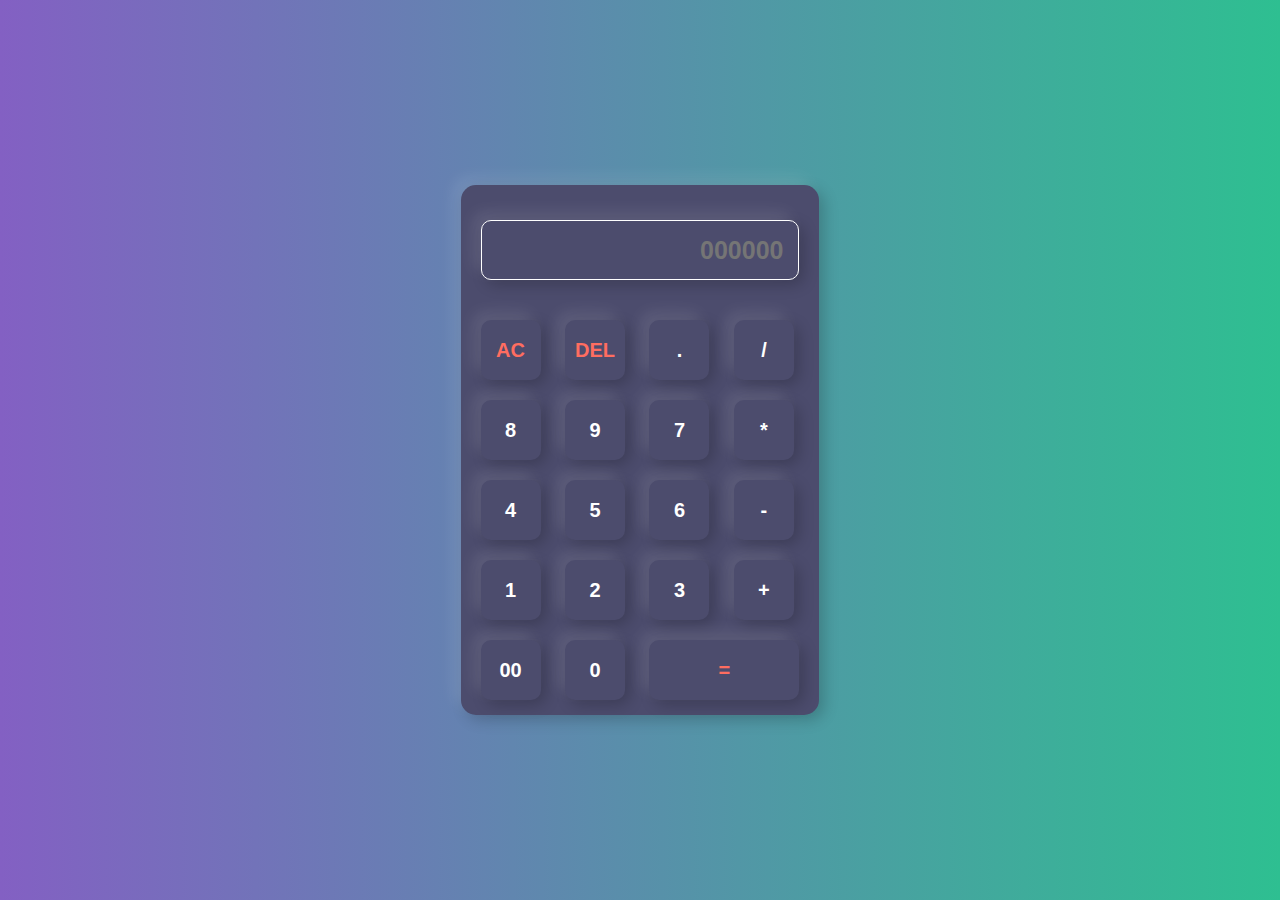
<file: Javascript-Calculator-Project-main/index.html>
<!DOCTYPE html>
<html lang="en">
<head>
    <meta charset="UTF-8">
    <meta http-equiv="X-UA-Compatible" content="IE=edge">
    <meta name="viewport" content="width=device-width, initial-scale=1.0">
    <title>Calculator</title>

    <link href="https://cdn.jsdelivr.net/npm/bootstrap@5.3.0-alpha3/dist/css/bootstrap.min.css" rel="stylesheet">
    <link rel="stylesheet" href="style.css">
</head>
<body>
    <div class="container">
        <div class="calci">
            <form >
                <div class="output">
                    <input type="text" class="result" name="result" placeholder="000000" disabled>  
                </div>
                <div>
                    <!-- To clear the screen we are just replacing whatever is availble in vlaue with an empty string -->
                    <input type="button" value="AC" onclick="result.value = ''" class="special_btn">

                    <!-- toString() method is used to convert the given data into string and then slice() method is used to show the data in the given range -->
                    <!-- using a combination of these methods we are deleting the last element from the value string (as slice(0, -1) it includes 0 but excludes -1) -->
                    <input type="button" value="DEL" onclick="result.value = result.value.toString().slice(0, -1)" class="special_btn">
                    <input type="button" value="." onclick="result.value += '.'">
                    <input type="button" value="/" onclick="result.value += '/'">
                </div>
                <div>
                    <!-- result.value reffers to the the name result where it appending the current value by using += operator -->
                    <input type="button" value="8" onclick="result.value += '8'"> 
                    <input type="button" value="9" onclick="result.value += '9'">
                    <input type="button" value="7" onclick="result.value += '7'">
                    <input type="button" value="*" onclick="result.value += '*'">
                </div>
                <div>
                    <input type="button" value="4" onclick="result.value += '4'">
                    <input type="button" value="5" onclick="result.value += '5'">
                    <input type="button" value="6" onclick="result.value += '6'">
                    <input type="button" value="-" onclick="result.value += '-'">
                </div>
                <div>
                    <input type="button" value="1" onclick="result.value += '1'">
                    <input type="button" value="2" onclick="result.value += '2'">
                    <input type="button" value="3" onclick="result.value += '3'">
                    <input type="button" value="+" onclick="result.value += '+'">
                </div>
                <div>
                    <input type="button" value="00" onclick="result.value += '00'">
                    <input type="button" value="0" onclick="result.value += '0'">

                    <!-- eval() is used to evaluate any equation given to it -->
                    <input type="button" value="=" class="equal special_btn" onclick="result.value = eval(result.value)">
                </div>
            </form>
        </div>
    </div>

</body>
</html>
</file>
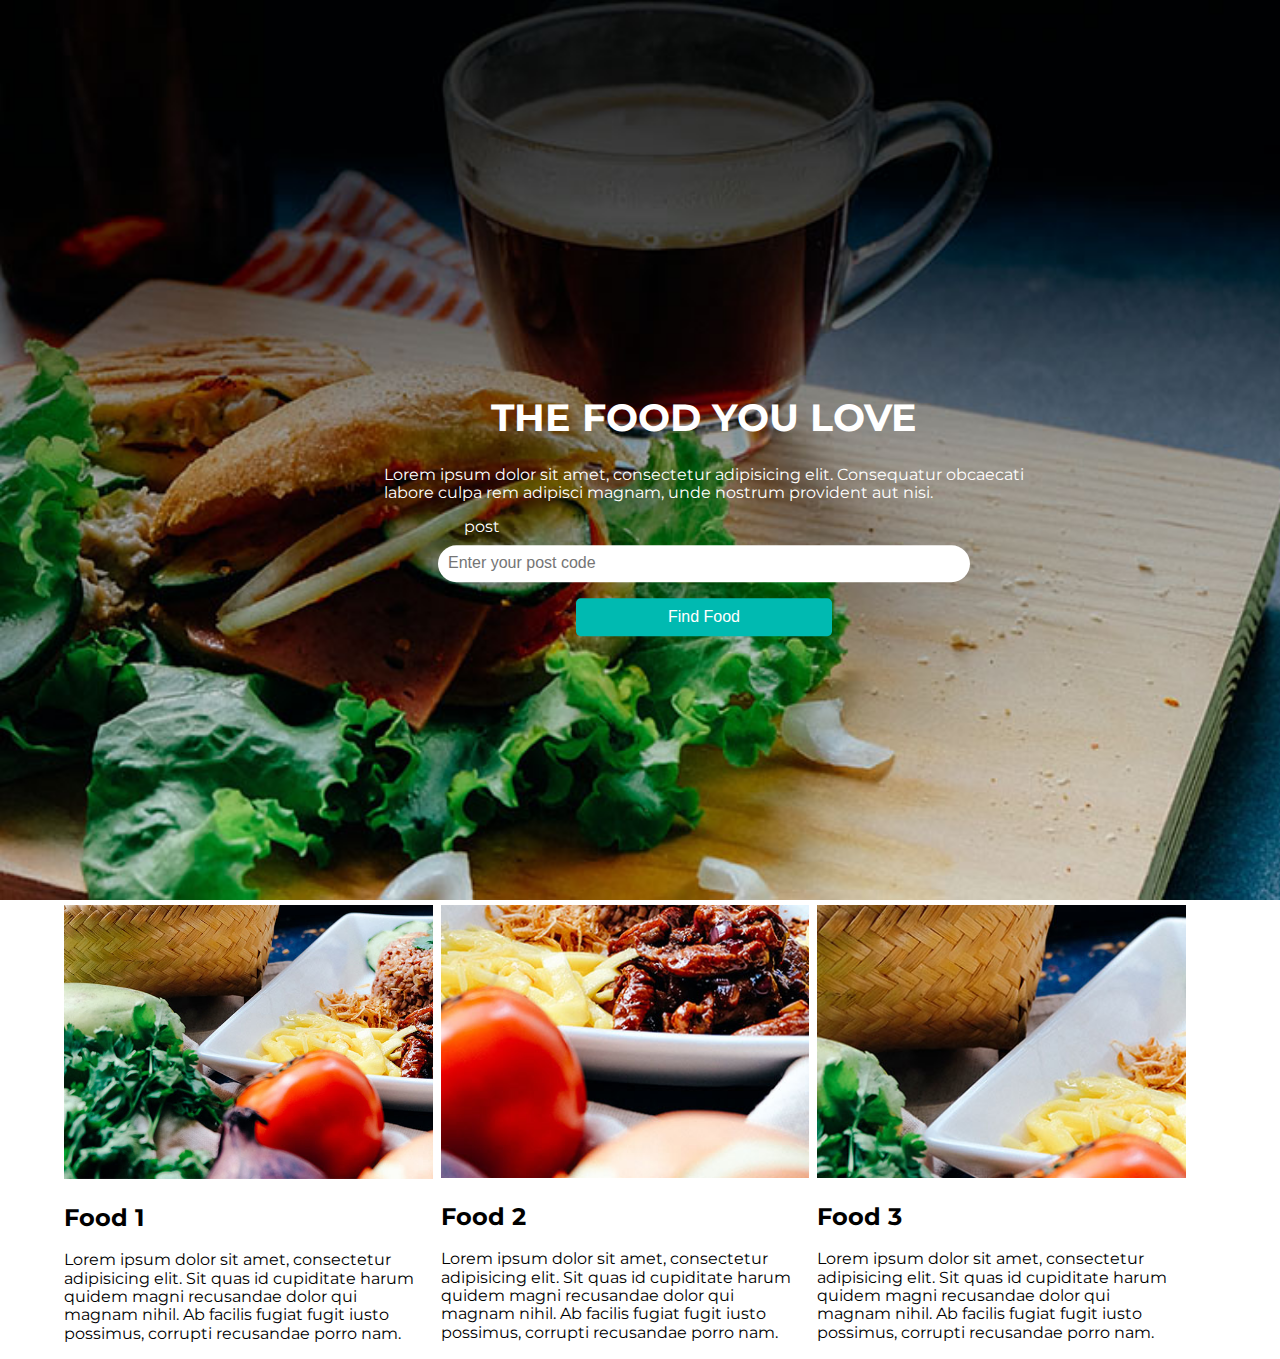
<file: Basic-CSS-Projects-main/food Application/index.html>
<!DOCTYPE html>
<html lang="en">
<head>
	<meta charset="UTF-8">
	<title>Document</title>
	<link href="https://fonts.googleapis.com/css?family=Montserrat" rel="stylesheet">
	<link rel="stylesheet" href="normalize.css">
	<link rel="stylesheet" href="custom.css">
</head>
<body>
	<section class="hero_image">
		<div class="hero_wrapper">
			<h1>THE FOOD YOU LOVE</h1>
			<p>Lorem ipsum dolor sit amet, consectetur adipisicing elit. Consequatur obcaecati labore culpa rem adipisci magnam, unde nostrum provident aut nisi.</p>
			<span>post</span>
			<form class="form_code"> 

				<input class="post_code" type="text" placeholder="Enter your post code">
				<button type="submit">Find Food</button>
			</form>
		</div>
	</section>

	<section class="product">
		<div class="product__list__item">
			<img class="img-responsive" src="food1.jpg" alt="">
			<h2 class="product_heading">
				Food 1
			</h2>
			<p>Lorem ipsum dolor sit amet, consectetur adipisicing elit. Sit quas id cupiditate harum quidem magni recusandae dolor qui magnam nihil. Ab facilis fugiat fugit iusto possimus, corrupti recusandae porro nam.</p>
		</div>

		<div class="product__list__item">
			<img class="img-responsive" src="food2.jpg" alt="">
			<h2 class="product_heading">
				Food 2
			</h2>
			<p>Lorem ipsum dolor sit amet, consectetur adipisicing elit. Sit quas id cupiditate harum quidem magni recusandae dolor qui magnam nihil. Ab facilis fugiat fugit iusto possimus, corrupti recusandae porro nam.</p>
		</div>
		<div class="product__list__item">
			<img class="img-responsive" src="food3.jpg" alt="">
			<h2 class="product_heading">
				Food 3
			</h2>
			<p>Lorem ipsum dolor sit amet, consectetur adipisicing elit. Sit quas id cupiditate harum quidem magni recusandae dolor qui magnam nihil. Ab facilis fugiat fugit iusto possimus, corrupti recusandae porro nam.</p>
		</div>

	</section>
</body>
</html>
</file>
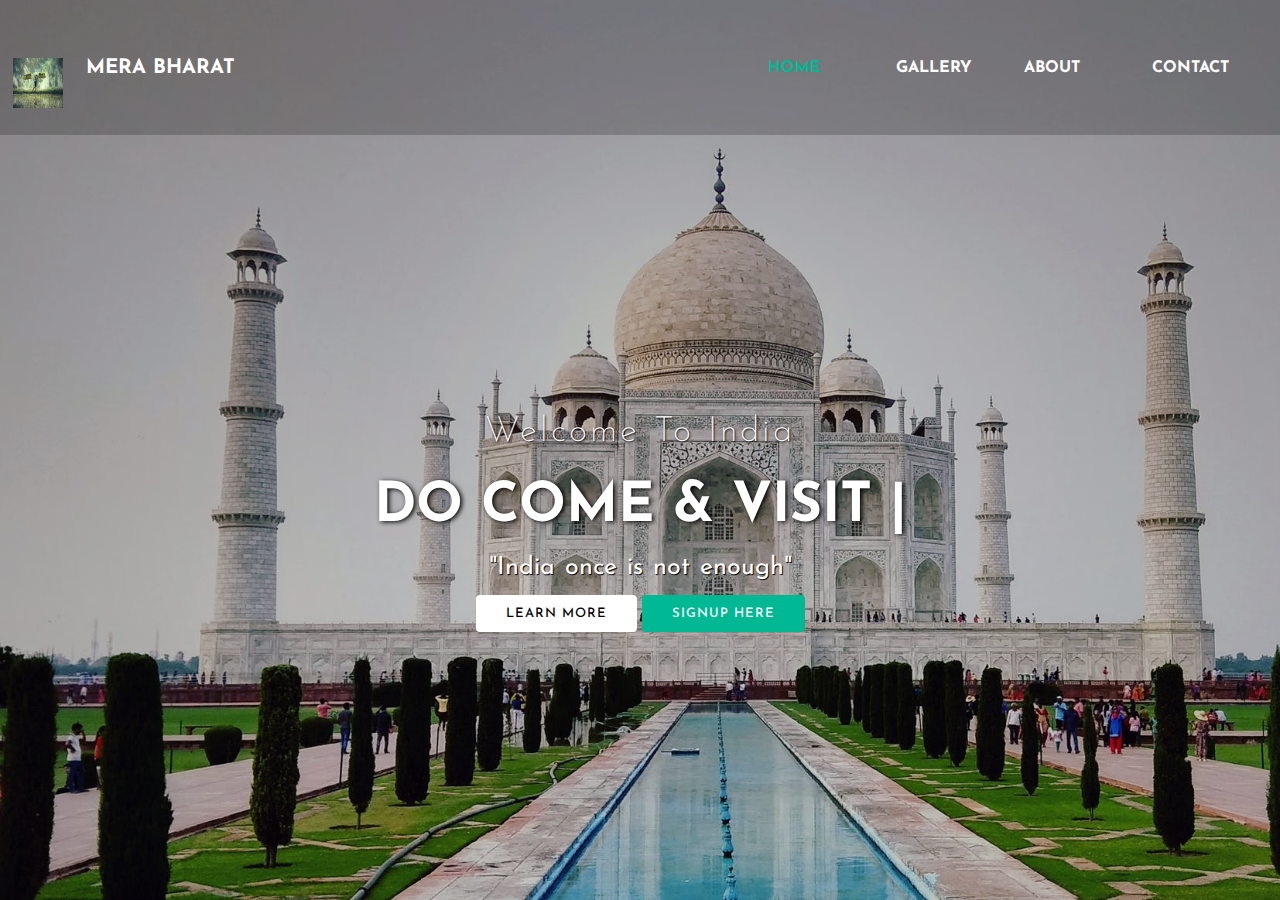
<file: Basic-CSS-Projects-main/meraBharat-main/index.html>
<!DOCTYPE html>
<html>
<head>
	<title></title>
	<link rel="stylesheet" type="text/css" href="./css/style.css">
	<link href="https://fonts.googleapis.com/css?family=Josefin+Sans&display=swap" rel="stylesheet">
	  <link rel="stylesheet" href="https://cdnjs.cloudflare.com/ajax/libs/animate.css/3.7.2/animate.min.css">
</head>


<body>

<header>
	
<nav>
	
	<div class="logo"> <img id="ex"  src="./images/bg.jpg" alt=""><h1 style="font-size: 20px;"> Mera bharat </h1> </div>
	<div class="menu">
		<a href="#" >Home</a>
		<a href="#">gallery</a>
		<a href="#" >about</a>
		<a href="#">contact</a>
	</div>
</nav>

<section>
	
</section>
	<main>
		<section>
			<h3>Welcome To India</h3>
			<h1>DO COME & VISIT <span class="change_content"> </span> <span style="margin-top: -10px;"> | </span> </h1>
			<p>"India once is not enough"</p>
			
			

			<a href="#" class="btnone">learn more</a>
			<a href="#" class="btntwo">signup here</a>
		</section>
	</main>

	


</header>

</body>
</html>
</file>
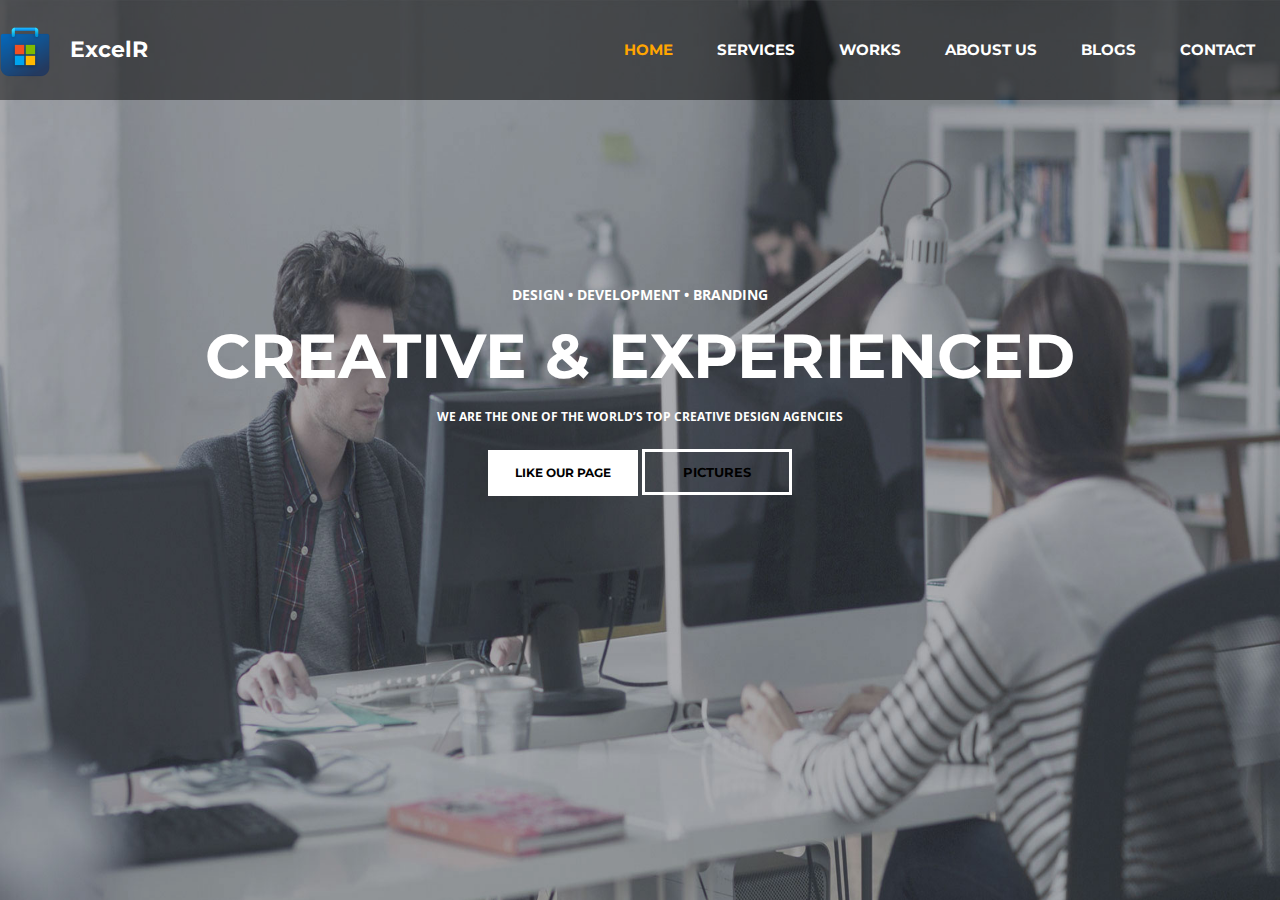
<file: Basic-CSS-Projects-main/Normal website/index.html>
<!DOCTYPE html>
<html>
<head>
	<title></title>
	<link rel="stylesheet" type="text/css" href="style.css">
		 <link href='http://fonts.googleapis.com/css?family=Montserrat:400,700%7CPT+Serif:400,700,400italic' rel='stylesheet'>
		  <link href="https://fonts.googleapis.com/css?family=Montserrat|Open+Sans" rel="stylesheet">
</head>
<body>

	<div class="bgimage">
		<div class="menu">
			<div class="logo"><img src="./appicon.png" alt=""></div>
			<div class="leftmenu">
				<h4> ExcelR</h4>
			</div>

			<div class="rightmenu">
				<ul>
					<li id="fisrtlist"> HOME </li>
					<li> Services </li>
					<li> Works</li>
					<li> Aboust us</li>
					<li>  Blogs </li>
					<li>contact</li>
				</ul>
			</div>

		</div>

		<div class="text">
			<h4> DESIGN • DEVELOPMENT • BRANDING </h4>
			<h1> CREATIVE & EXPERIENCED </h1>
			<h3> WE ARE THE ONE OF THE WORLD’S TOP CREATIVE DESIGN AGENCIES </h3>
			<button id="buttonone"> LIKE OUR PAGE </button>
			<button id="buttontwo"> pictures </button> 
		</div>

	</div>

</body>
</html>
</file>
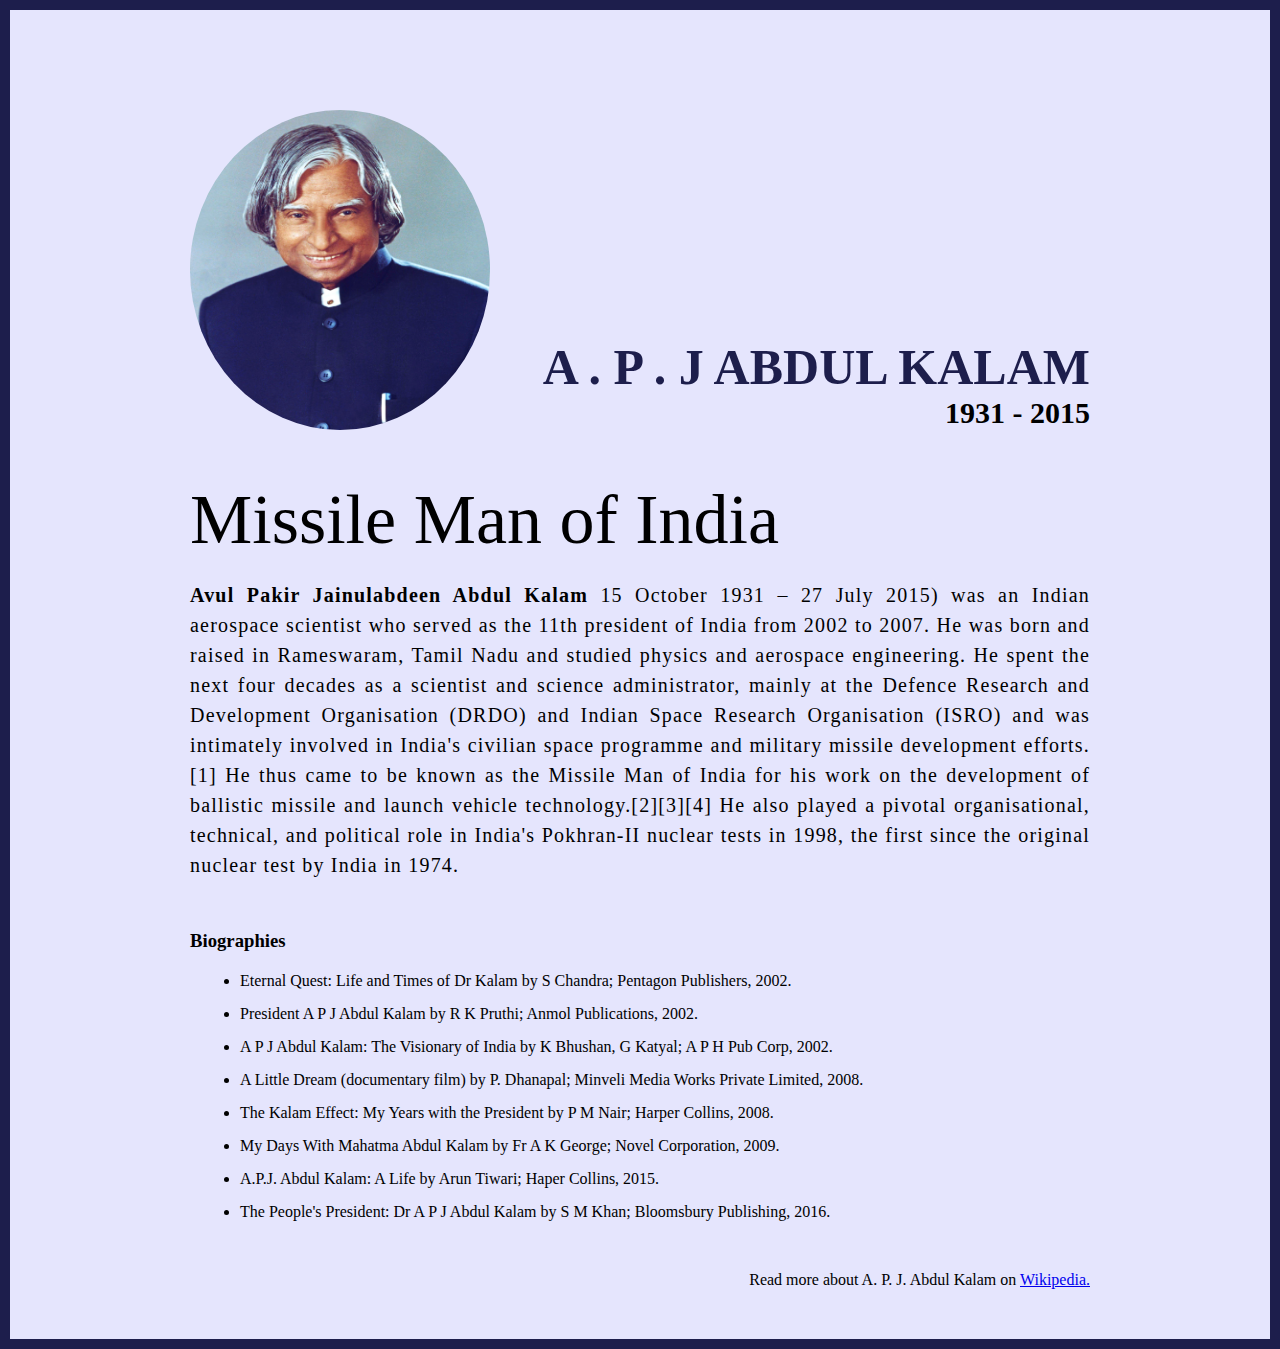
<file: Basic-CSS-Projects-main/10-Practice-Project-Html-CSS-Project-1-Tribute-Website/Project 1/index.html>
<!DOCTYPE html>
<html lang="en">
  <head>
    <meta charset="UTF-8" />

    <meta http-equiv="X-UA-Compatible" content="IE=edge" />

    <meta name="viewport" content="width=device-width, initial-scale=1.0" />
    <title>The Tribute Website | A.P. J Abdul Kalam</title>
    <link rel="stylesheet" href="style.css" />
  </head>
  <body>
    <div class="container">
      <div class="content">


        <section class="top_section">
          <div class="image_container">
            <img src="./images/apj.jpg" alt="tribute" />
          </div>
          <div>
            <h1>A . P . J Abdul Kalam</h1>
            <h4>1931 - 2015</h4>
          </div>
        </section>



        <section class="about_section">
          <h2>Missile Man of India</h2>
          <p>
            <b>Avul Pakir Jainulabdeen Abdul Kalam</b> 15 October 1931 – 27 July
            2015) was an Indian aerospace scientist who served as the 11th
            president of India from 2002 to 2007. He was born and raised in
            Rameswaram, Tamil Nadu and studied physics and aerospace
            engineering. He spent the next four decades as a scientist and
            science administrator, mainly at the Defence Research and
            Development Organisation (DRDO) and Indian Space Research
            Organisation (ISRO) and was intimately involved in India's civilian
            space programme and military missile development efforts.[1] He thus
            came to be known as the Missile Man of India for his work on the
            development of ballistic missile and launch vehicle
            technology.[2][3][4] He also played a pivotal organisational,
            technical, and political role in India's Pokhran-II nuclear tests in
            1998, the first since the original nuclear test by India in 1974.
          </p>
        </section>



        <section class="biography_section">
          <h3>Biographies</h3>
          <ul>
            <li>
              Eternal Quest: Life and Times of Dr Kalam by S Chandra; Pentagon
              Publishers, 2002.
            </li>
            <li>
              President A P J Abdul Kalam by R K Pruthi; Anmol Publications,
              2002.
            </li>
            <li>
              A P J Abdul Kalam: The Visionary of India by K Bhushan, G Katyal;
              A P H Pub Corp, 2002.
            </li>
            <li>
              A Little Dream (documentary film) by P. Dhanapal; Minveli Media
              Works Private Limited, 2008.
            </li>
            <li>
              The Kalam Effect: My Years with the President by P M Nair; Harper
              Collins, 2008.
            </li>
            <li>
              My Days With Mahatma Abdul Kalam by Fr A K George; Novel
              Corporation, 2009.
            </li>
            <li>
              A.P.J. Abdul Kalam: A Life by Arun Tiwari; Haper Collins, 2015.
            </li>
            <li>
              The People's President: Dr A P J Abdul Kalam by S M Khan;
              Bloomsbury Publishing, 2016.
            </li>
          </ul>
        </section>
        <footer>
          <p>
            Read more about A. P. J. Abdul Kalam on
            <a href="https://en.wikipedia.org/wiki/A._P._J._Abdul_Kalam"
              >Wikipedia.</a
            >
          </p>
        </footer>
      </div>
    </div>
  </body>
</html>
</file>
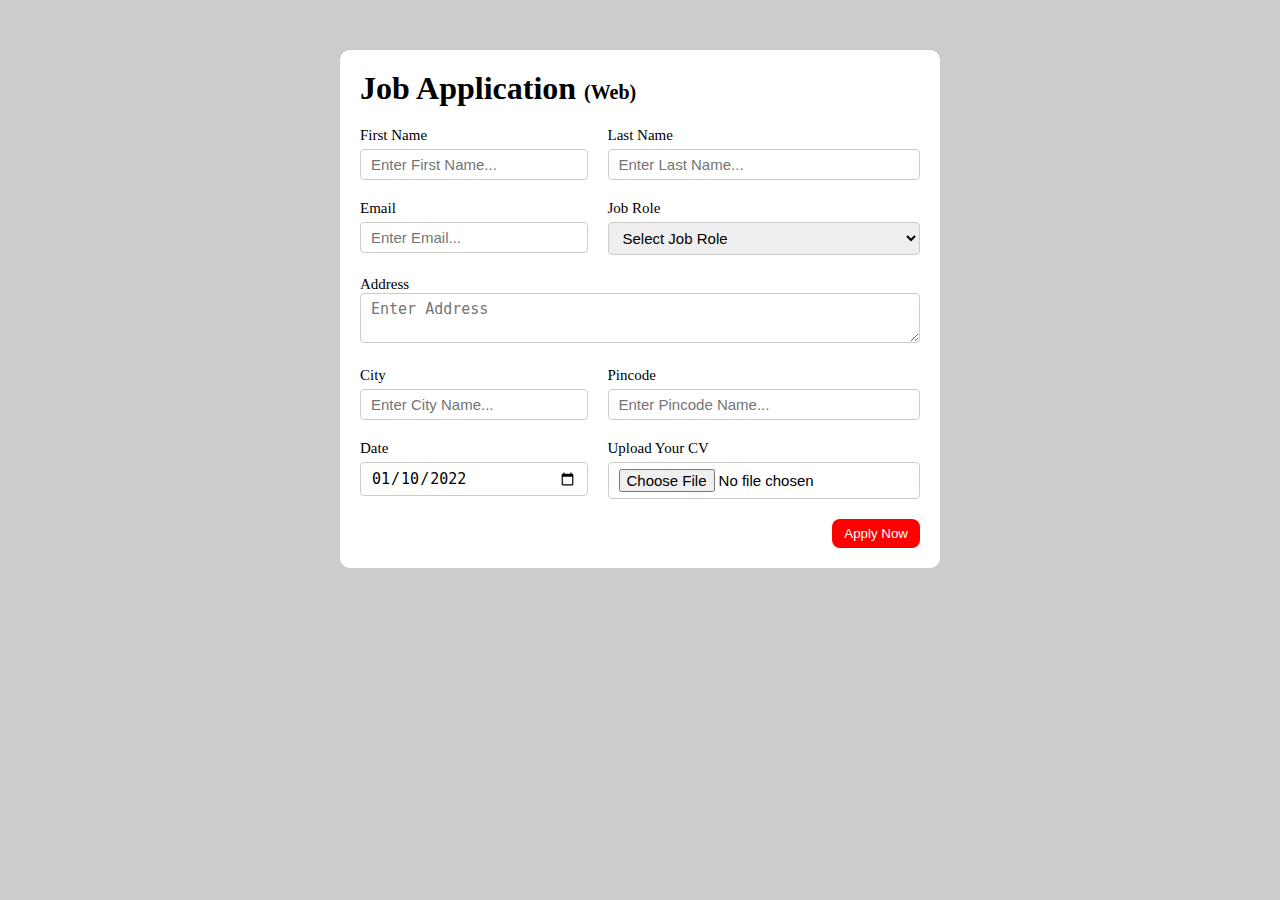
<file: Basic-CSS-Projects-main/10-Practice-Project-Html-CSS-Project-2-Job-Application-Form/Project 2/index.html>
<!DOCTYPE html>
<html lang="en">
  <head>
    <meta charset="UTF-8" />
    <meta http-equiv="X-UA-Compatible" content="IE=edge" />
    <meta name="viewport" content="width=device-width, initial-scale=1.0" />
    <title>Job Application Form</title>
    <link rel="stylesheet" href="style.css" />
  </head>
  <body>
    <div class="container">
      <div class="apply_box">
        <h1>
          Job Application
          <span class="title_small">(Web)</span>
        </h1>
        <form >
          <div class="form_container">
            <div class="form_control">
              <label for="first_name"> First Name </label>
              <input
                id="first_name"
                name="first_name"
                placeholder="Enter First Name..."
              />
            </div>
            <div class="form_control">
              <label for="last_name"> Last Name </label>
              <input
                id="last_name"
                name="last_name"
                placeholder="Enter Last Name..."
              />
            </div>
            <div class="form_control">
              <label for="email"> Email </label>
              <input
                type="email"
                id="email"
                name="email"
                placeholder="Enter Email..."
              />
            </div>
            <div class="form_control">
              <label for="job_role"> Job Role </label>
              <select id="job_role" name="job_role">
                <option value="">Select Job Role</option>
                <option value="frontend">Frontend Developer</option>
                <option value="backend">Backend Developer</option>
                <option value="full_stack">Full Stack Developer</option>
                <option value="ui_ux">UI UX Designer</option>
              </select>
            </div>
            <div class="textarea_control">
              <label for="address"> Address </label>
              <textarea
                id="address"
                name="address"
                row="4"
                cols="50"
                placeholder="Enter Address"
              ></textarea>
            </div>
            <div class="form_control">
              <label for="city"> City </label>
              <input id="city" name="city" placeholder="Enter City Name..." />
            </div>
            <div class="form_control">
              <label for="pincode"> Pincode </label>
              <input
                type="number"
                id="pincode"
                name="pincode"
                placeholder="Enter Pincode Name..."
              />
            </div>
            <div class="form_control">
              <label for="date"> Date </label>
              <input value="2022-01-10" type="date" id="date" name="date" />
            </div>
            <div class="form_control">
              <label for="upload"> Upload Your CV </label>
              <input type="file" id="upload" name="upload" />
            </div>
          </div>
          <div class="button_container">
            <button type="submit">Apply Now</button>
          </div>
        </form>
      </div>
    </div>
  </body>
</html>
</file>
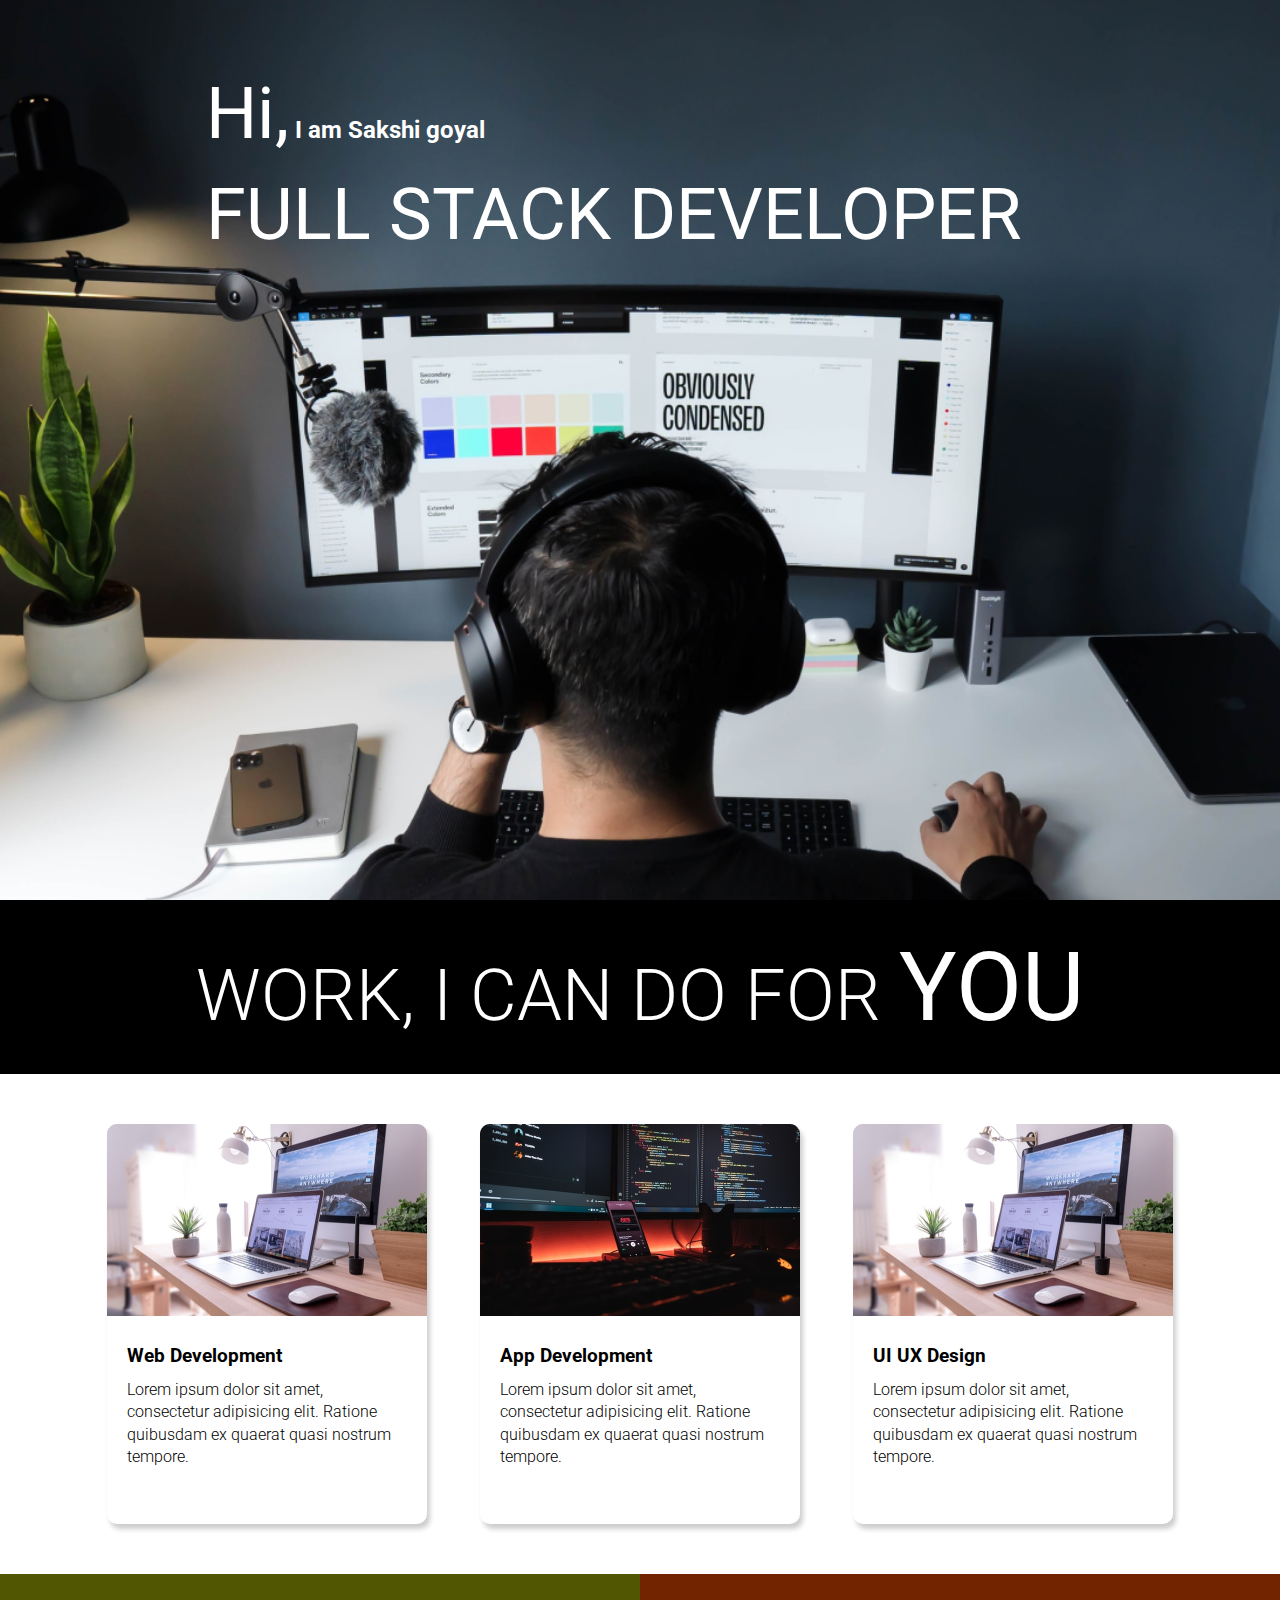
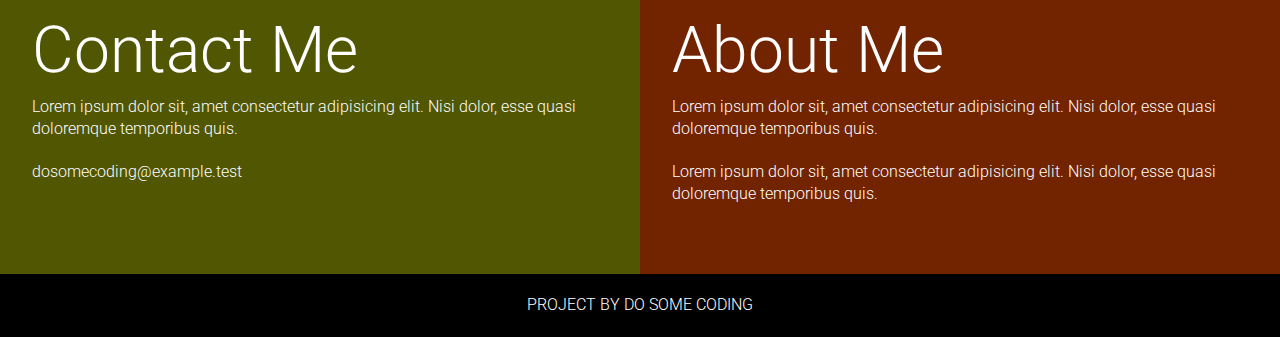
<file: Basic-CSS-Projects-main/10-Practice-Project-Html-CSS-Project-4-Landing-Page/Project 4/index.html>
<!DOCTYPE html>
<html lang="en">
  <head>
    <meta charset="UTF-8" />
    <meta http-equiv="X-UA-Compatible" content="IE=edge" />
    <meta name="viewport" content="width=device-width, initial-scale=1.0" />
    <title>Developer | Landing Page</title>
    <link rel="stylesheet" href="style.css" />
    
  </head>
  <body>
    <section class="hero_section">
      <div class="text_container">
        <h2><span class="lg_text">Hi,</span> I am Sakshi goyal</h2>
        <h1 class="lg_text">FULL STACK DEVELOPER</h1>
      </div>
    </section>
    <section class="black_box">
      <h2>WORK, I CAN DO FOR <span>YOU</span></h2>
    </section>
    <section class="work">
      <div class="grid_item">
        <div class="card">
          <div class="image_container">
            <img src="images/web.png" alt="web development" />
          </div>
          <div class="card_content">
            <h3>Web Development</h3>
            <p>
              Lorem ipsum dolor sit amet, consectetur adipisicing elit. Ratione
              quibusdam ex quaerat quasi nostrum tempore.
            </p>
          </div>
        </div>
      </div>
      <div class="grid_item">
        <div class="card">
          <div class="image_container">
            <img src="images/mobile.png" alt="app development" />
          </div>
          <div class="card_content">
            <h3>App Development</h3>
            <p>
              Lorem ipsum dolor sit amet, consectetur adipisicing elit. Ratione
              quibusdam ex quaerat quasi nostrum tempore.
            </p>
          </div>
        </div>
      </div>
      <div class="grid_item">
        <div class="card">
          <div class="image_container">
            <img src="images/web.png" alt="web development" />
          </div>
          <div class="card_content">
            <h3>UI UX Design</h3>
            <p>
              Lorem ipsum dolor sit amet, consectetur adipisicing elit. Ratione
              quibusdam ex quaerat quasi nostrum tempore.
            </p>
          </div>
        </div>
      </div>
    </section>
    <section class="bottom_section">
      <div class="contact">
        <h2>Contact Me</h2>
        <p>
          Lorem ipsum dolor sit, amet consectetur adipisicing elit. Nisi dolor,
          esse quasi doloremque temporibus quis.
        </p>
        <p>dosomecoding@example.test</p>
      </div>
      <div class="about">
        <h2>About Me</h2>

        <p>
          Lorem ipsum dolor sit, amet consectetur adipisicing elit. Nisi dolor,
          esse quasi doloremque temporibus quis.
        </p>
        <p>
          Lorem ipsum dolor sit, amet consectetur adipisicing elit. Nisi dolor,
          esse quasi doloremque temporibus quis.
        </p>
      </div>
    </section>
    <footer>Project By do some coding</footer>
  </body>
</html>
</file>
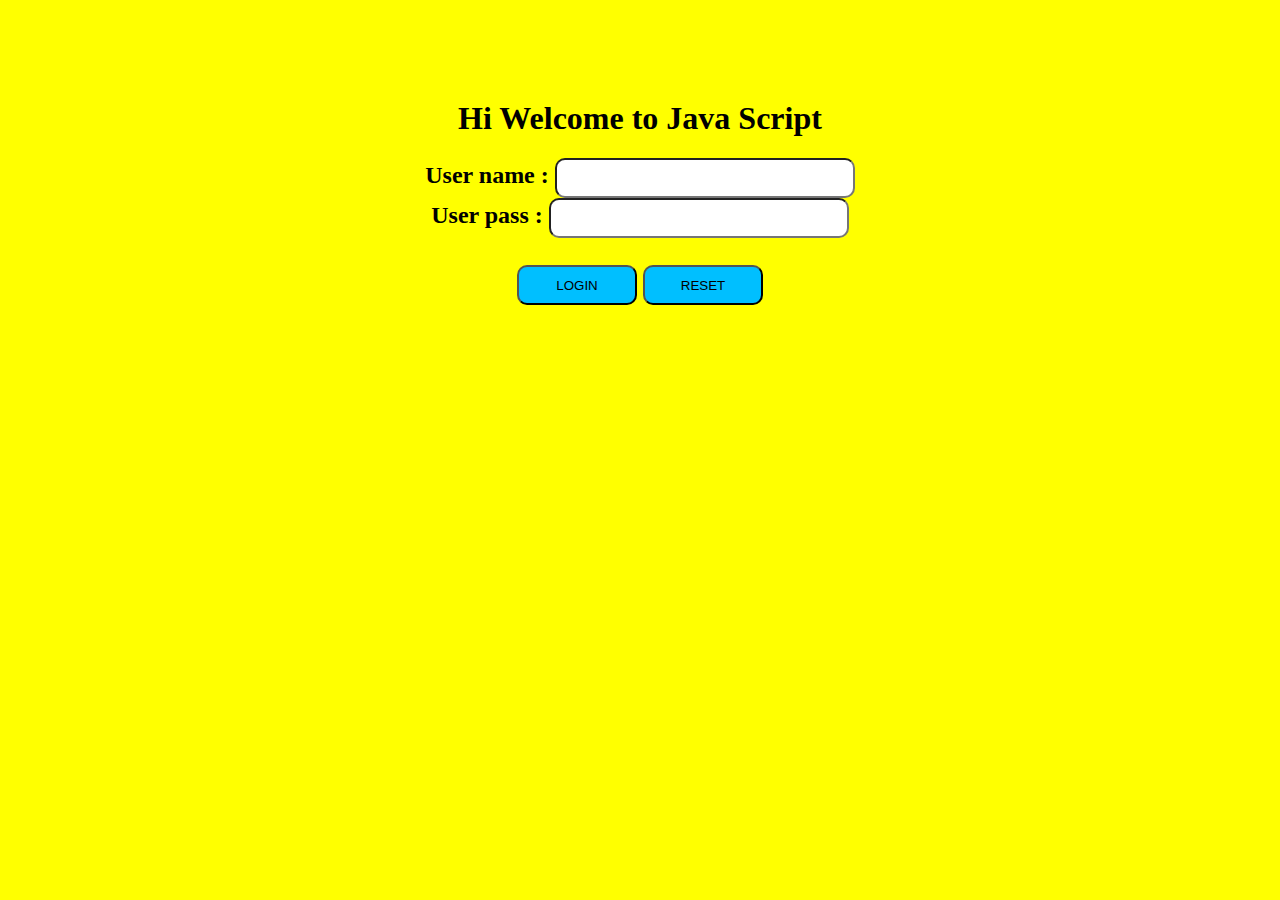
<file: samplepro.html>
<html lang="en">
<head>
    <meta charset="UTF-8">
    <meta name="viewport" content="width=device-width, initial-scale=1.0">
    <title>Document</title>
    <style>
        body{
            background-color: yellow;
        }
        .abc{
            width: 300px;
            height: 40px;
            border-radius: 10px;
        }
        .btn{
            width: 120px;
            height: 40px;
            border-radius: 10px;
            background-color: deepskyblue;
        }
        .btn:hover{
            width: 130px;
            height: 42px;
            border-radius: 10px;
            background-color: blue;
            color: red;
        }
    </style>
    <script>
        function login(){
            var name=document.getElementById('uname').value;
            var pass=document.getElementById('upass').value;
           details = name + pass;
           alert(details)
        }
    </script>
</head>
<body>
        <div style="text-align: center;margin-top: 100px ;">
                <h1> Hi Welcome to Java Script </h1>
                <h2>
                   <form>
                    User name : <input type="text" id="uname" class="abc" autocomplete="on"><br>
                    User pass : <input type="password" id="upass" class="abc" autocomplete="on"><br>
                    <br><input type="submit"  value="LOGIN" class="btn" onclick="login()">
                    <input type="reset"  value="RESET" class="btn">
                   </form>
                </h2>


        </div>
</body>
</html>
</file>
<file: Javascript-Calculator-Project-main/style.css>
*{
    margin: 0;
    padding: 0;
    box-sizing: border-box;
    font-family: 'Segoe UI', Tahoma, Geneva, Verdana, sans-serif;
}
 body{
    background-image: linear-gradient(to right, #8360c3, #2ebf91);
}

.container{
    width: 100%;
    height: 100vh;
    display: flex;
   align-items: center;
    justify-content: center; 
    
}

.calci{
    padding: 5px 10px;
     background-color: #4C4C6D;
    border-radius: 15px;
    align-items: center;
    justify-content: center;
    box-shadow: -8px -8px 15px rgba(255,255,255,0.1), 5px 5px 15px rgba(0,0,0,0.2); 

}

.calci form input {
    border: 0px;
    border-radius: 10px;
     width: 60px;
    height: 60px;
     font-size: 20px;
    background: transparent;
    font-weight: bold;
    color: #fff;
    margin: 10px;

    box-shadow: -8px -8px 15px rgba(255,255,255,0.1), 5px 5px 15px rgba(0,0,0,0.2);

}
 
form .output{
    display: flex;
     justify-content: flex-end;
    margin: 20px 0;

}

form .output input{
    text-align: right;
     font-size: 45px;
    flex: 1;
    box-shadow: none; 
}

form input.equal{
    width: 150px;
    
}

form input.special_btn{
    color:#FF6D60;
}

form input.result{
    border: 1px solid #fff;
    border-radius: 10px;
    padding: 15px;
    font-size: 25px;
    box-shadow: -8px -8px 15px rgba(255,255,255,0.1), 5px 5px 15px rgba(0,0,0,0.2);
}
</file>
<file: Basic-CSS-Projects-main/food Application/custom.css>
body {
	font-family: 'Montserrat', sans-serif;
}

/* Utilty Classes*/

.img-responsive {
  max-width: 100%;
}

.hero_image {
	background: url(heroimage.jpg) no-repeat;
	-webkit-background-size: cover;
	background-size: cover;
	height: 100vh;
	position: relative;
}

.hero_wrapper {
	color:white;
	position: absolute;
	top: 50%;
	left: 50%;
	transform: translate(-40%,-30%);
}

.hero_wrapper h1 {
	font-size: 2.4rem;
	text-align: center;
}


.hero_wrapper span {
	margin-left: 5rem;
	display: inline-block;
	margin-bottom: .5rem;
}

.form_code {
	text-align: center;
}

.form_code .post_code {
	display: block;
	width: 80%;
	margin-left: auto;
	margin-right: auto;
	border-radius: 2rem;
	padding: .6rem;
	border:none;
	outline:none;
}

.form_code button {
	width: 40%;
	text-align: center;
	background-color: #00bab1;
	color: white;
	padding: .6rem;
	margin:1rem auto 0rem;
	border: none;
	border-radius: .3rem;
}


/*  Product Section */

.product {
	width: 90%;
	margin-top: .3rem;
	margin-left: auto;
	margin-right: auto;
}

.product__list__item {
	float: left;
	width: 32%;
	margin-left: .5rem;
}


.product__list__item:first-of-type {
	margin-left: 0;
}


@media screen and (max-width: 700px) {
	.product__list__item { 
		width: 100%;
		float: none;
	}
}
</file>
<file: Basic-CSS-Projects-main/meraBharat-main/css/style.css>
* {
  margin: 0;
  padding: 0;
  box-sizing: border-box;
  font-family: "Josefin Sans", sans-serif;
}

header {
  width: 100%;
  height: 100vh;
  background-image: linear-gradient(rgba(0, 0, 0, 0.3), rgba(0, 0, 0, 0.15)),
    url("../images/taj.jpg");
  background-repeat: no-repeat;
  background-size: cover;
}

nav {
  width: 100%;
  height: 15vh;
  background: rgba(0, 0, 0, 0.2);
  color: white;
  display: flex;
  justify-content: space-between;
  align-items: center;
  text-transform: uppercase;
}


.logo img{
  width: 50px;
  height:50px;
  position: absolute;
  left: 1%;

}

#ex
{
  width: 50px;
  height:50px;
  position: absolute;
  left: 1%;
}

nav .logo {
  width: 25%;
  text-align: center;
  /*background: red;*/
}

nav .menu {
  width: 40%;
  display: flex;
  justify-content: space-around;
}

 nav .menu a {
  width: 25%;
  text-decoration: none;
  color: white;
  font-weight: bold;
} 

nav .menu a:first-child {
  color: #00b894;
} 

main {
  width: 100%;
  height: 85vh;
  display: flex;
  justify-content: center;
  align-items: center;
  text-align: center;
  color: white;
}

section h3 {
  font-size: 35px;
  font-weight: 200;
  letter-spacing: 3px;
  text-shadow: 1px 1px 2px black;
}

section h1 {
  margin: 30px 0 20px 0;
  font-size: 55px;
  font-weight: 700;
  text-shadow: 2px 1px 5px black;
  text-transform: uppercase;
}

section p {
  font-size: 25px;
  word-spacing: 2px;
  margin-bottom: 25px;
  text-shadow: 1px 1px 1px black;
}

section a {
  padding: 12px 30px;
  border-radius: 4px;
  outline: none;
  text-transform: uppercase;
  font-size: 13px;
  font-weight: 500;
  text-decoration: none;
  letter-spacing: 1px;
  transition: all 0.5s ease;
}

section .btnone {
  /*background: #00b894;*/
  background: #fff;
  color: #000;
}

.btnone:hover {
  background: #00b894;
  color: white;
}

section .btntwo {
  background: #00b894;
  color: white;
}

.btntwo:hover {
  background: #fff;
  color: #000;
}

.change_content:after {
  content: "";
  animation: changetext 10s infinite linear;
  color: #00b894;
}




@keyframes changetext {
  0% {
    content: "Darjeeling";
  }
  10%{
    content:"hyderabad";
  }
  20% {
    content: "Agra";
  }
  35% {
    content: "Jaipur";
  }
  60% {
    content: "kerala";
  }
  80% {
    content: "delhi";
  }
  100% {
    content: "Mumbai";
  }
}
</file>
<file: Basic-CSS-Projects-main/Normal website/style.css>
*{
	margin:0px;
	padding:0px;
}

.logo img{
	width: 50px;
	height: 50px;
	position: absolute;
    top: 3%;
}
.bgimage{
	background-image: url('tt.jpg');
	background-size: 100% 110%;
	width: 100%;
	height: 100vh;
}

.menu{

	width: 100%;
	height: 100px;
	background-color: rgba(0,0,0,0.5);
}

.leftmenu{
	width: 10%;
	line-height: 100px;
	float: left;
/*	background-color: yellow;*/
}

.leftmenu h4{
	padding-left: 70px;
	font-weight: bold;
	color: white;
	font-size: 22px;
	font-family: 'Montserrat', sans-serif;
}


.rightmenu{
	width:70%;
	height: 100px;
	float: right;
	/*background-color: red; */
}

.rightmenu ul{
	margin-left: 200px;
}

.rightmenu ul li {
	font-family: 'Montserrat', sans-serif;
	display: inline-block;
	list-style: none;
	font-size: 15px;
	color:white;
	font-weight: bold;
	line-height: 100px;
	margin-left: 40px;
	text-transform: uppercase;

}

#fisrtlist{
	color: orange;
}

.rightmenu ul li:hover{
	color: orange;
}


.text{
	width: 100%;
	margin-top: 185px;
	text-transform: uppercase;
	text-align: center;
	color:white;
}

.text h4{

	font-size: 14px;
	font-family: 'Open Sans', sans-serif;
}

.text h1{
	font-size:62px;
	font-family: 'Montserrat', sans-serif;
	font-weight: 700px;
	margin:14px 0px;
}

.text h3{
	font-size: 12px;
	font-family: 'Open Sans', sans-serif;
}


#buttonone{
	background-color: white;
	border: none;
	font-size: 12px;
	font-weight: bold;
	text-transform: uppercase;
	line-height: 40px;
	width: 150px;
	font-family: 'Montserrat', sans-serif;
	margin-top: 25px;
	border: 3px solid white;
}

#buttontwo{

	background-color: transparent;
	border: none;
	font-family: 'Montserrat', sans-serif;
	text-transform: uppercase;
	font-weight: bold;
	line-height: 40px;
	border: 3px solid white;
	width: 150px;
}
</file>
<file: Basic-CSS-Projects-main/10-Practice-Project-Html-CSS-Project-1-Tribute-Website/Project 1/style.css>
* {
  margin: 0;
  padding: 0;
  box-sizing: border-box;
}

 .container {
  background-color: #e5e5fd;
  min-height: 100vh;
  border: 10px solid #1d1e4c;
}

.content {
  max-width: 900px;
  margin: 0 auto;
}

.top_section {
  margin-top: 100px;
   display: flex;
  justify-content: space-between;
  align-items: flex-end;
}

.top_section h1 {
  font-size: 50px;
  font-weight: bold;
  color: #1d1e4c;
  text-transform: uppercase;
}

.top_section h4 {
  font-size: 30px;
  text-align: end;
}

.image_container {
  border-radius: 80%;
  overflow: hidden;
}

.image_container,
img {
  width: 300px;
  height: 320px;
}

.about_section {
  margin-top: 50px;
}

.about_section h2 {
  font-size: 70px;
  font-weight: 400;
  margin-bottom: 20px;
}

.about_section p {
  font-size: 20px;
  line-height: 30px;
   letter-spacing: 1.2px;
  text-align: justify;
}

.biography_section {
  margin: 50px 0;
}

.biography_section h3 {
  margin-bottom: 20px;
}

.biography_section ul {
  margin-left: 50px;
}

.biography_section li {
  margin-bottom: 15px;
}

 
footer {
  margin: 50px 0;
}
footer p {
  text-align: end;
}
</file>
<file: Basic-CSS-Projects-main/10-Practice-Project-Html-CSS-Project-2-Job-Application-Form/Project 2/style.css>
* {
  margin: 0;
  padding: 0;
  box-sizing: border-box;
}

body {
  background-color: #ccc;
}
 .container {
  max-width: 900px;
  margin: 0 auto;
}


.apply_box {
  max-width: 600px;
  padding: 20px;
  background-color: white;
   margin: 0 auto;
  margin-top: 50px;
  
  border-radius: 10px; 
}

.title_small {
  font-size: 20px;
}

.form_container {
  margin-top: 20px;
   display: grid; 
   gap: 20px; 
}

.form_control {
  display: flex;
  flex-direction: column;
}


label {
  font-size: 15px;
  margin-bottom: 5px;
}

input,
select,
textarea {
  padding: 6px 10px;
  border: 1px solid #ccc;
  border-radius: 4px;
  font-size: 15px;
}

input:focus {
  outline-color: red;
}

.button_container {
  display: flex;

  justify-content: flex-end;
  margin-top: 20px;
}


button {
  background-color: red;
  border: transparent solid 2px;
   padding: 5px 10px;
  color: white;
  border-radius: 8px; 
 
}


button:hover {
  background-color: #ccc;
  border: 2px solid red;
  color: black;
 
  cursor: pointer;
}


.textarea_control {
  grid-column: 1 / span 2;
}

.textarea_control textarea {
  width: 100%;
}
</file>
<file: Basic-CSS-Projects-main/10-Practice-Project-Html-CSS-Project-4-Landing-Page/Project 4/style.css>
@import url("https://fonts.googleapis.com/css2?family=Roboto:ital,wght@0,100;0,300;0,400;0,500;0,700;0,900;1,100;1,300;1,400;1,500;1,700;1,900&display=swap");
* {
  margin: 0;
  padding: 0;
  box-sizing: border-box;
}

html,
body {
  line-height: 1.4;
  font-weight: 300;
  font-family: "Roboto", sans-serif;
}

.hero_section {
  background-image: url(images/developer.png);
  min-height: 100vh;
  background-position: center;
  background-size: cover;
  background-repeat: no-repeat;
}
.text_container {
  color: white;
  max-width: 900px;
  margin: 0 auto;
  padding-top: 64px;
  padding-left: 16px;
}
.lg_text {
  font-size: 72px;
  font-weight: 400;
}
.black_box {
  background-color: #000;
  padding: 20px;
}
.black_box h2 {
  font-size: 72px;
  color: white;
  text-align: center;
  font-weight: 300;
}

.black_box h2 span {
  font-weight: 400;
  font-size: 96px;
}
.work {
  display: grid;
  gap: 20px;
  grid-template-columns: repeat(auto-fit, minmax(320px, 1fr));

  max-width: 1100px;
  margin: 50px auto;
}
.grid_item {
  display: flex;
  justify-content: center;
  align-items: center;
}
.card {
  max-width: 320px;
  height: 400px;
  border-radius: 10px;
  box-shadow: 3px 5px 5px rgba(1, 1, 1, 0.2);
  /* transition: 0.2s ease-in-out; */
}
.card:hover {
  transform: scale(1.05);
  box-shadow: 3px 5px 5px rgba(1, 1, 1, 0.3);
 
}
.card_content {
  padding: 20px;
}
.card_content h3 {
  margin-bottom: 10px;
}
.bottom_section {
  display: flex;
}
.contact {
  background-color: #515603;
}
.about {
  background-color: #722300;
}

.contact,
.about {
  min-height: 300px;
  padding: 32px;
  color: white;
}
.about h2,
.contact h2 {
  font-size: 64px;
  font-weight: 300;
}
.about p,
.contact p {
  margin-bottom: 20px;
}

footer {
  text-align: center;
  text-transform: uppercase;
  background-color: #000;
  padding: 20px;
  color: white;
}
@media (max-width: 786px) {
  .hero_section {
    min-height: 50vh;
  }
  .text_container {
    padding: 10px 0;
    text-align: center;
  }
  .lg_text {
    font-size: 32px;
  }
  .black_box h2 {
    font-size: 24px;
  }
  .black_box h2 span {
    font-weight: 400;
    font-size: 32px;
  }
  .bottom_section {
    flex-direction: column;
  }
  h1 {
    font-size: 32px;
  }
  .about h2,
  .contact h2 {
    font-size: 32px;
  }
}
</file>
